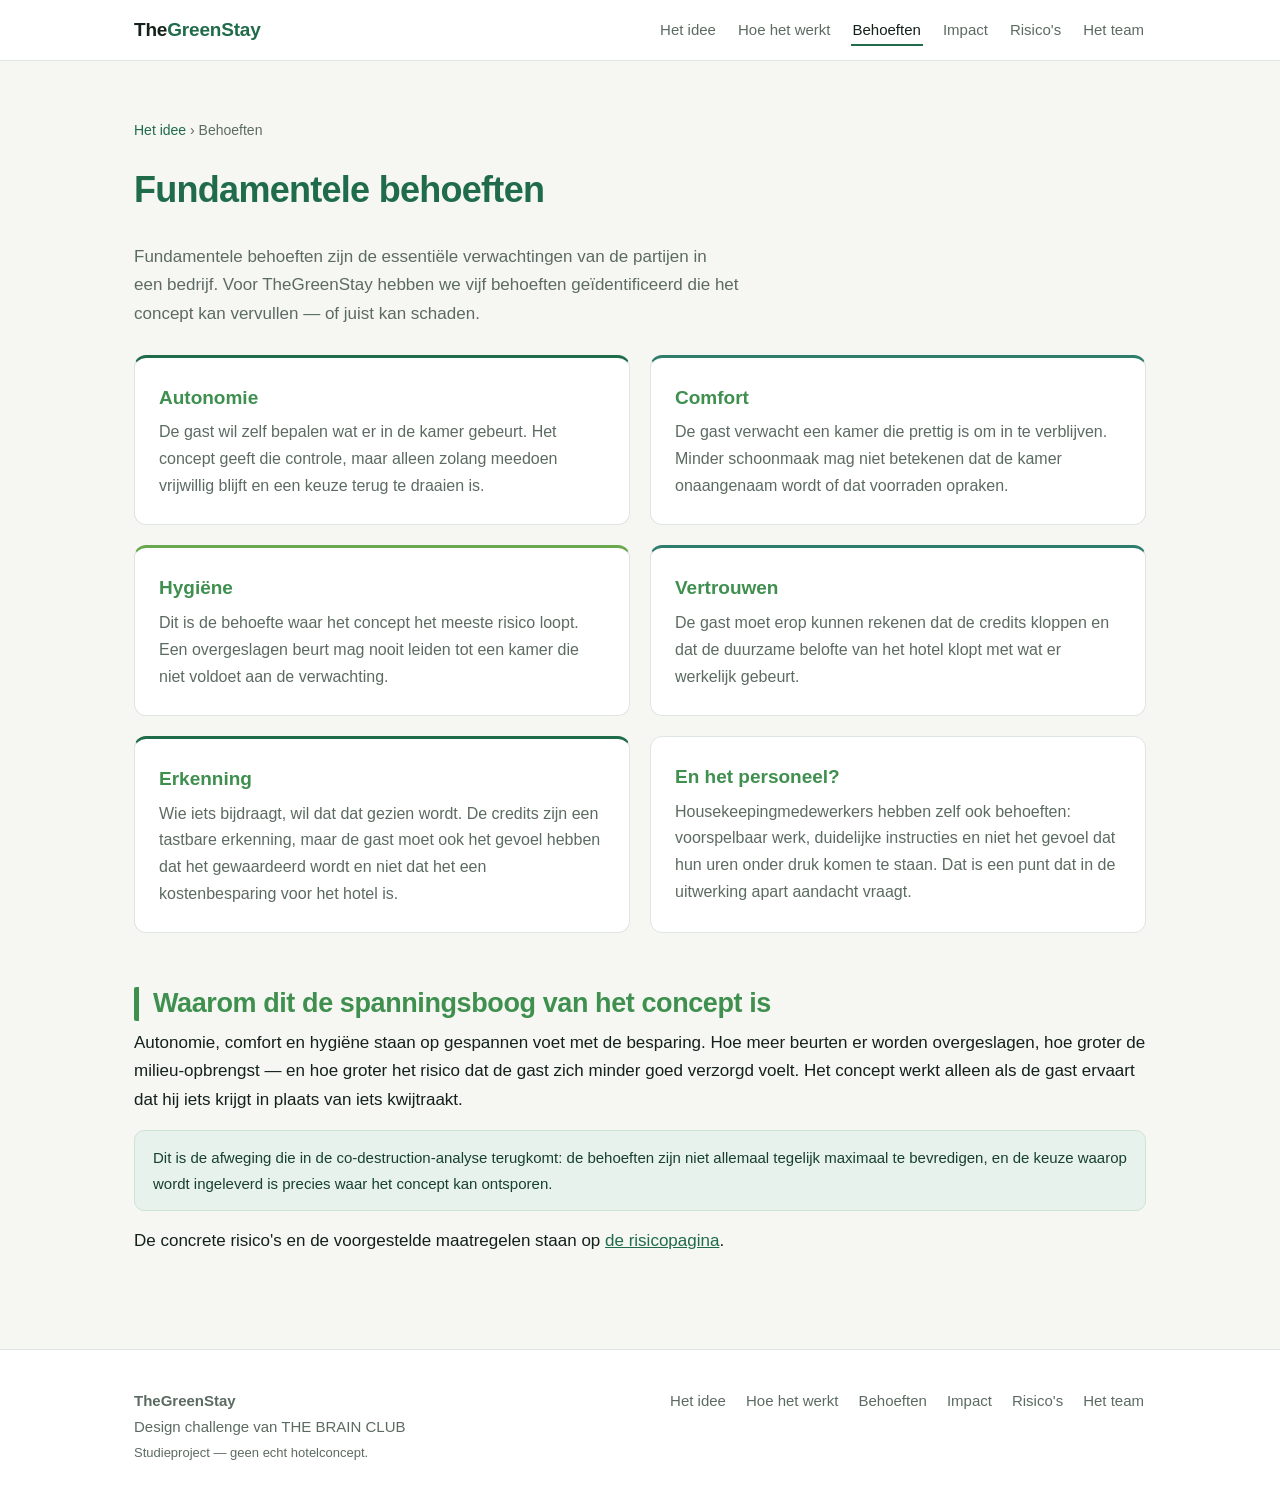
<file: behoeften.html>
<!DOCTYPE html>
<html lang="nl">
<head>
<meta charset="utf-8">
<meta name="viewport" content="width=device-width, initial-scale=1">
<title>Behoeften &middot; TheGreenStay</title>
<meta name="description" content="Vijf fundamentele behoeften die TheGreenStay raakt, in positieve en negatieve zin.">
<link rel="stylesheet" href="styles.css">
</head>
<body>
<header class="site">
  <div class="wrap">
    <a class="brand" href="index.html">The<span>GreenStay</span></a>
    <nav aria-label="Hoofdmenu">
      <ul>
        <li><a href="index.html">Het idee</a></li>
        <li><a href="hoe-het-werkt.html">Hoe het werkt</a></li>
        <li><a href="behoeften.html" aria-current="page">Behoeften</a></li>
        <li><a href="impact.html">Impact</a></li>
        <li><a href="risicos.html">Risico's</a></li>
        <li><a href="team.html">Het team</a></li>
      </ul>
    </nav>
  </div>
</header>
<main>
<div class="wrap">

<p class="crumb"><a href="index.html">Het idee</a> &rsaquo; Behoeften</p>
<h1>Fundamentele behoeften</h1>
<p class="sectionintro">Fundamentele behoeften zijn de essentiële verwachtingen van de
partijen in een bedrijf. Voor TheGreenStay hebben we vijf behoeften geïdentificeerd die
het concept kan vervullen &mdash; of juist kan schaden.</p>

<section>
  <div class="grid two">
    <article class="card eco">
      <h3>Autonomie</h3>
      <p>De gast wil zelf bepalen wat er in de kamer gebeurt. Het concept geeft die
      controle, maar alleen zolang meedoen vrijwillig blijft en een keuze terug te draaien is.</p>
    </article>
    <article class="card social">
      <h3>Comfort</h3>
      <p>De gast verwacht een kamer die prettig is om in te verblijven. Minder schoonmaak
      mag niet betekenen dat de kamer onaangenaam wordt of dat voorraden opraken.</p>
    </article>
    <article class="card env">
      <h3>Hygiëne</h3>
      <p>Dit is de behoefte waar het concept het meeste risico loopt. Een overgeslagen
      beurt mag nooit leiden tot een kamer die niet voldoet aan de verwachting.</p>
    </article>
    <article class="card social">
      <h3>Vertrouwen</h3>
      <p>De gast moet erop kunnen rekenen dat de credits kloppen en dat de duurzame
      belofte van het hotel klopt met wat er werkelijk gebeurt.</p>
    </article>
    <article class="card eco">
      <h3>Erkenning</h3>
      <p>Wie iets bijdraagt, wil dat dat gezien wordt. De credits zijn een tastbare
      erkenning, maar de gast moet ook het gevoel hebben dat het gewaardeerd wordt en niet
      dat het een kostenbesparing voor het hotel is.</p>
    </article>
    <article class="card">
      <h3>En het personeel?</h3>
      <p>Housekeepingmedewerkers hebben zelf ook behoeften: voorspelbaar werk, duidelijke
      instructies en niet het gevoel dat hun uren onder druk komen te staan. Dat is een
      punt dat in de uitwerking apart aandacht vraagt.</p>
    </article>
  </div>
</section>

<section>
  <h2>Waarom dit de spanningsboog van het concept is</h2>
  <p>Autonomie, comfort en hygiëne staan op gespannen voet met de besparing. Hoe meer
  beurten er worden overgeslagen, hoe groter de milieu-opbrengst &mdash; en hoe groter
  het risico dat de gast zich minder goed verzorgd voelt. Het concept werkt alleen als de
  gast ervaart dat hij iets krijgt in plaats van iets kwijtraakt.</p>
  <p class="notice">Dit is de afweging die in de co-destruction-analyse terugkomt: de
  behoeften zijn niet allemaal tegelijk maximaal te bevredigen, en de keuze waarop
  wordt ingeleverd is precies waar het concept kan ontsporen.</p>
  <p>De concrete risico's en de voorgestelde maatregelen staan op
  <a href="risicos.html">de risicopagina</a>.</p>
</section>
</div>
</main>
<footer class="site">
  <div class="wrap">
    <div>
      <strong>TheGreenStay</strong><br>
      Design challenge van THE BRAIN CLUB<br>
      <span style="font-size:13px">Studieproject &mdash; geen echt hotelconcept.</span>
    </div>
    <nav aria-label="Voetmenu">
      <ul>
        <li><a href="index.html">Het idee</a></li>
        <li><a href="hoe-het-werkt.html">Hoe het werkt</a></li>
        <li><a href="behoeften.html">Behoeften</a></li>
        <li><a href="impact.html">Impact</a></li>
        <li><a href="risicos.html">Risico's</a></li>
        <li><a href="team.html">Het team</a></li>
      </ul>
    </nav>
  </div>
</footer>
</body>
</html>
</file>
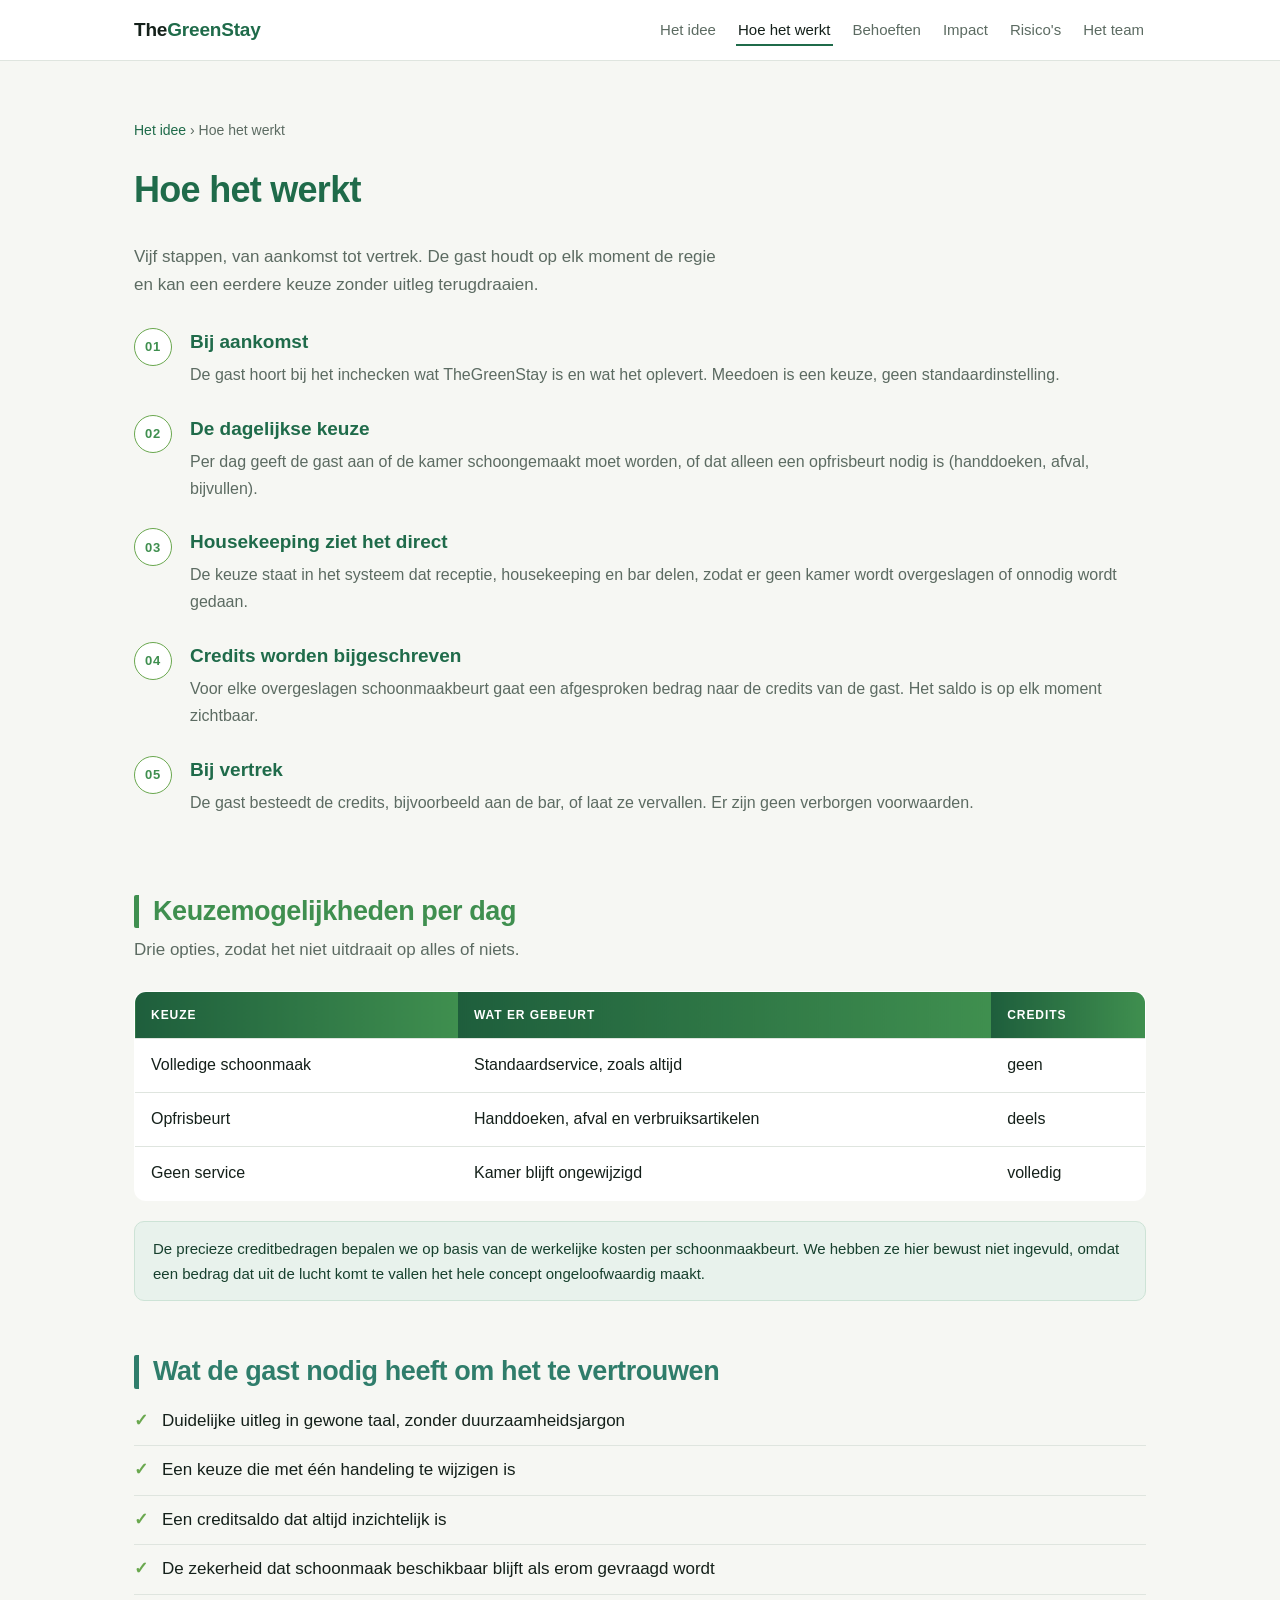
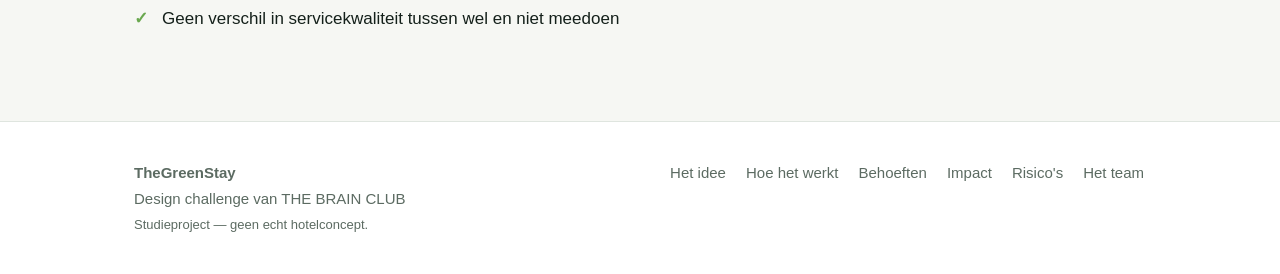
<file: hoe-het-werkt.html>
<!DOCTYPE html>
<html lang="nl">
<head>
<meta charset="utf-8">
<meta name="viewport" content="width=device-width, initial-scale=1">
<title>Hoe het werkt &middot; TheGreenStay</title>
<meta name="description" content="Van de keuze bij het inchecken tot de credits op de rekening.">
<link rel="stylesheet" href="styles.css">
</head>
<body>
<header class="site">
  <div class="wrap">
    <a class="brand" href="index.html">The<span>GreenStay</span></a>
    <nav aria-label="Hoofdmenu">
      <ul>
        <li><a href="index.html">Het idee</a></li>
        <li><a href="hoe-het-werkt.html" aria-current="page">Hoe het werkt</a></li>
        <li><a href="behoeften.html">Behoeften</a></li>
        <li><a href="impact.html">Impact</a></li>
        <li><a href="risicos.html">Risico's</a></li>
        <li><a href="team.html">Het team</a></li>
      </ul>
    </nav>
  </div>
</header>
<main>
<div class="wrap">

<p class="crumb"><a href="index.html">Het idee</a> &rsaquo; Hoe het werkt</p>
<h1>Hoe het werkt</h1>
<p class="sectionintro">Vijf stappen, van aankomst tot vertrek. De gast houdt op elk
moment de regie en kan een eerdere keuze zonder uitleg terugdraaien.</p>

<section>
  <ol class="steps">
    <li><h3>Bij aankomst</h3><p>De gast hoort bij het inchecken wat TheGreenStay is en
    wat het oplevert. Meedoen is een keuze, geen standaardinstelling.</p></li>
    <li><h3>De dagelijkse keuze</h3><p>Per dag geeft de gast aan of de kamer
    schoongemaakt moet worden, of dat alleen een opfrisbeurt nodig is (handdoeken,
    afval, bijvullen).</p></li>
    <li><h3>Housekeeping ziet het direct</h3><p>De keuze staat in het systeem dat
    receptie, housekeeping en bar delen, zodat er geen kamer wordt overgeslagen of
    onnodig wordt gedaan.</p></li>
    <li><h3>Credits worden bijgeschreven</h3><p>Voor elke overgeslagen schoonmaakbeurt
    gaat een afgesproken bedrag naar de credits van de gast. Het saldo is op elk moment
    zichtbaar.</p></li>
    <li><h3>Bij vertrek</h3><p>De gast besteedt de credits, bijvoorbeeld aan de bar, of
    laat ze vervallen. Er zijn geen verborgen voorwaarden.</p></li>
  </ol>
</section>

<section>
  <h2>Keuzemogelijkheden per dag</h2>
  <p class="sectionintro">Drie opties, zodat het niet uitdraait op alles of niets.</p>
  <table>
    <thead><tr><th>Keuze</th><th>Wat er gebeurt</th><th>Credits</th></tr></thead>
    <tbody>
      <tr><td>Volledige schoonmaak</td><td>Standaardservice, zoals altijd</td><td>geen</td></tr>
      <tr><td>Opfrisbeurt</td><td>Handdoeken, afval en verbruiksartikelen</td><td>deels</td></tr>
      <tr><td>Geen service</td><td>Kamer blijft ongewijzigd</td><td>volledig</td></tr>
    </tbody>
  </table>
  <p class="notice" style="margin-top:20px">De precieze creditbedragen bepalen we op basis
  van de werkelijke kosten per schoonmaakbeurt. We hebben ze hier bewust niet ingevuld,
  omdat een bedrag dat uit de lucht komt te vallen het hele concept ongeloofwaardig maakt.</p>
</section>

<section>
  <h2>Wat de gast nodig heeft om het te vertrouwen</h2>
  <ul class="checklist">
    <li>Duidelijke uitleg in gewone taal, zonder duurzaamheidsjargon</li>
    <li>Een keuze die met één handeling te wijzigen is</li>
    <li>Een creditsaldo dat altijd inzichtelijk is</li>
    <li>De zekerheid dat schoonmaak beschikbaar blijft als erom gevraagd wordt</li>
    <li>Geen verschil in servicekwaliteit tussen wel en niet meedoen</li>
  </ul>
</section>
</div>
</main>
<footer class="site">
  <div class="wrap">
    <div>
      <strong>TheGreenStay</strong><br>
      Design challenge van THE BRAIN CLUB<br>
      <span style="font-size:13px">Studieproject &mdash; geen echt hotelconcept.</span>
    </div>
    <nav aria-label="Voetmenu">
      <ul>
        <li><a href="index.html">Het idee</a></li>
        <li><a href="hoe-het-werkt.html">Hoe het werkt</a></li>
        <li><a href="behoeften.html">Behoeften</a></li>
        <li><a href="impact.html">Impact</a></li>
        <li><a href="risicos.html">Risico's</a></li>
        <li><a href="team.html">Het team</a></li>
      </ul>
    </nav>
  </div>
</footer>
</body>
</html>
</file>
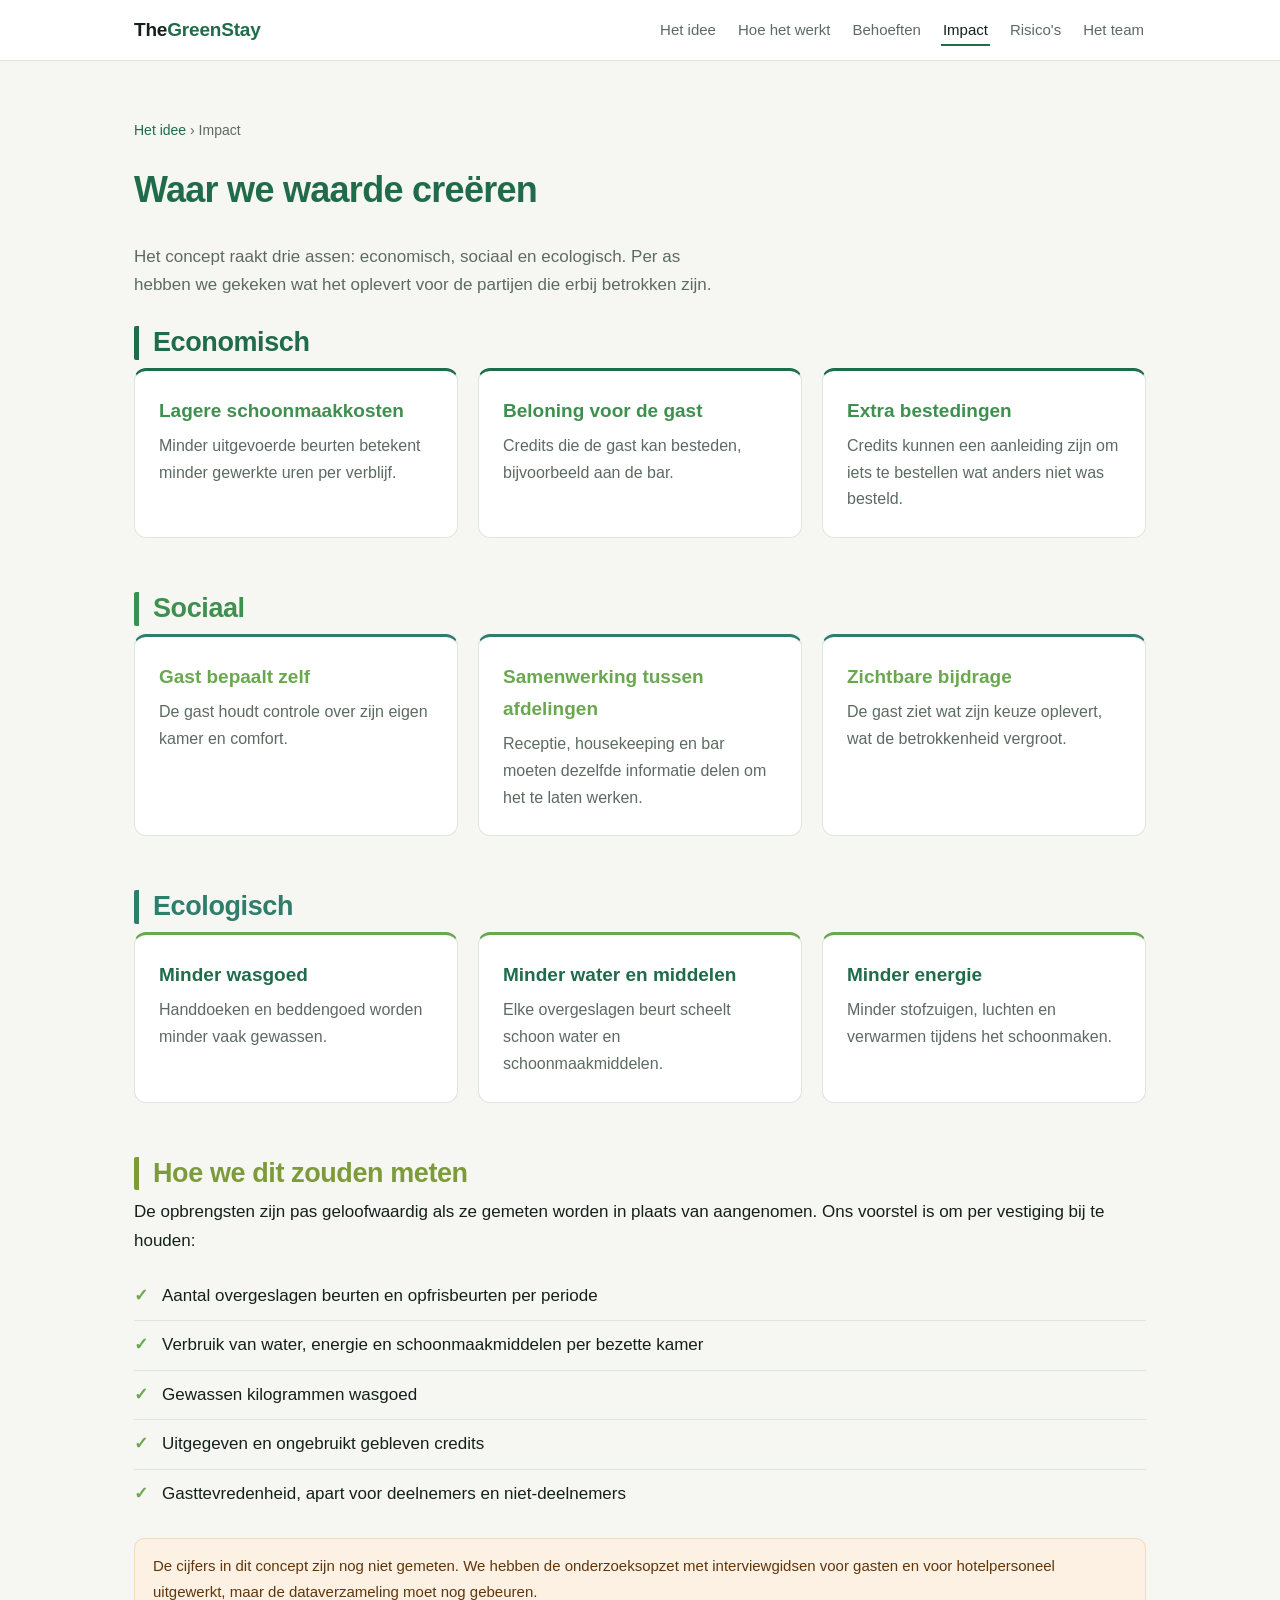
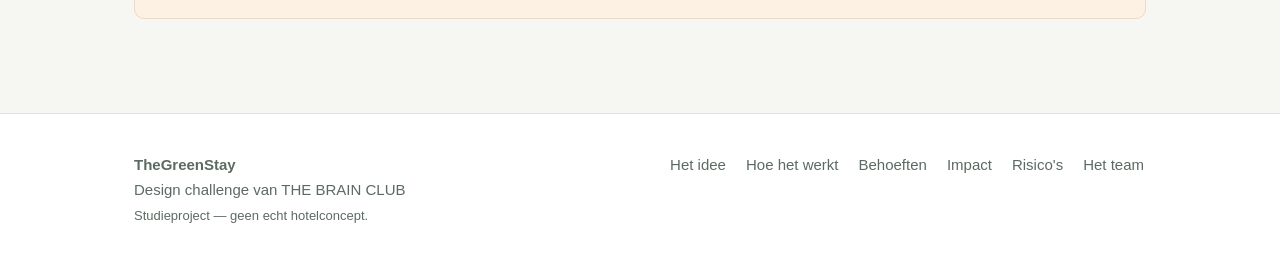
<file: impact.html>
<!DOCTYPE html>
<html lang="nl">
<head>
<meta charset="utf-8">
<meta name="viewport" content="width=device-width, initial-scale=1">
<title>Impact &middot; TheGreenStay</title>
<meta name="description" content="Economische, sociale en ecologische opbrengst van TheGreenStay.">
<link rel="stylesheet" href="styles.css">
</head>
<body>
<header class="site">
  <div class="wrap">
    <a class="brand" href="index.html">The<span>GreenStay</span></a>
    <nav aria-label="Hoofdmenu">
      <ul>
        <li><a href="index.html">Het idee</a></li>
        <li><a href="hoe-het-werkt.html">Hoe het werkt</a></li>
        <li><a href="behoeften.html">Behoeften</a></li>
        <li><a href="impact.html" aria-current="page">Impact</a></li>
        <li><a href="risicos.html">Risico's</a></li>
        <li><a href="team.html">Het team</a></li>
      </ul>
    </nav>
  </div>
</header>
<main>
<div class="wrap">

<p class="crumb"><a href="index.html">Het idee</a> &rsaquo; Impact</p>
<h1>Waar we waarde creëren</h1>
<p class="sectionintro">Het concept raakt drie assen: economisch, sociaal en ecologisch.
Per as hebben we gekeken wat het oplevert voor de partijen die erbij betrokken zijn.</p>

<section>
  <h2>Economisch</h2>
  <div class="grid three">
    <article class="card eco">
      <h3>Lagere schoonmaakkosten</h3>
      <p>Minder uitgevoerde beurten betekent minder gewerkte uren per verblijf.</p>
    </article>
    <article class="card eco">
      <h3>Beloning voor de gast</h3>
      <p>Credits die de gast kan besteden, bijvoorbeeld aan de bar.</p>
    </article>
    <article class="card eco">
      <h3>Extra bestedingen</h3>
      <p>Credits kunnen een aanleiding zijn om iets te bestellen wat anders niet was besteld.</p>
    </article>
  </div>
</section>

<section>
  <h2>Sociaal</h2>
  <div class="grid three">
    <article class="card social">
      <h3>Gast bepaalt zelf</h3>
      <p>De gast houdt controle over zijn eigen kamer en comfort.</p>
    </article>
    <article class="card social">
      <h3>Samenwerking tussen afdelingen</h3>
      <p>Receptie, housekeeping en bar moeten dezelfde informatie delen om het te laten werken.</p>
    </article>
    <article class="card social">
      <h3>Zichtbare bijdrage</h3>
      <p>De gast ziet wat zijn keuze oplevert, wat de betrokkenheid vergroot.</p>
    </article>
  </div>
</section>

<section>
  <h2>Ecologisch</h2>
  <div class="grid three">
    <article class="card env">
      <h3>Minder wasgoed</h3>
      <p>Handdoeken en beddengoed worden minder vaak gewassen.</p>
    </article>
    <article class="card env">
      <h3>Minder water en middelen</h3>
      <p>Elke overgeslagen beurt scheelt schoon water en schoonmaakmiddelen.</p>
    </article>
    <article class="card env">
      <h3>Minder energie</h3>
      <p>Minder stofzuigen, luchten en verwarmen tijdens het schoonmaken.</p>
    </article>
  </div>
</section>

<section>
  <h2>Hoe we dit zouden meten</h2>
  <p>De opbrengsten zijn pas geloofwaardig als ze gemeten worden in plaats van aangenomen.
  Ons voorstel is om per vestiging bij te houden:</p>
  <ul class="checklist">
    <li>Aantal overgeslagen beurten en opfrisbeurten per periode</li>
    <li>Verbruik van water, energie en schoonmaakmiddelen per bezette kamer</li>
    <li>Gewassen kilogrammen wasgoed</li>
    <li>Uitgegeven en ongebruikt gebleven credits</li>
    <li>Gasttevredenheid, apart voor deelnemers en niet-deelnemers</li>
  </ul>
  <p class="notice warn" style="margin-top:20px">De cijfers in dit concept zijn nog niet
  gemeten. We hebben de onderzoeksopzet met interviewgidsen voor gasten en voor
  hotelpersoneel uitgewerkt, maar de dataverzameling moet nog gebeuren.</p>
</section>
</div>
</main>
<footer class="site">
  <div class="wrap">
    <div>
      <strong>TheGreenStay</strong><br>
      Design challenge van THE BRAIN CLUB<br>
      <span style="font-size:13px">Studieproject &mdash; geen echt hotelconcept.</span>
    </div>
    <nav aria-label="Voetmenu">
      <ul>
        <li><a href="index.html">Het idee</a></li>
        <li><a href="hoe-het-werkt.html">Hoe het werkt</a></li>
        <li><a href="behoeften.html">Behoeften</a></li>
        <li><a href="impact.html">Impact</a></li>
        <li><a href="risicos.html">Risico's</a></li>
        <li><a href="team.html">Het team</a></li>
      </ul>
    </nav>
  </div>
</footer>
</body>
</html>
</file>
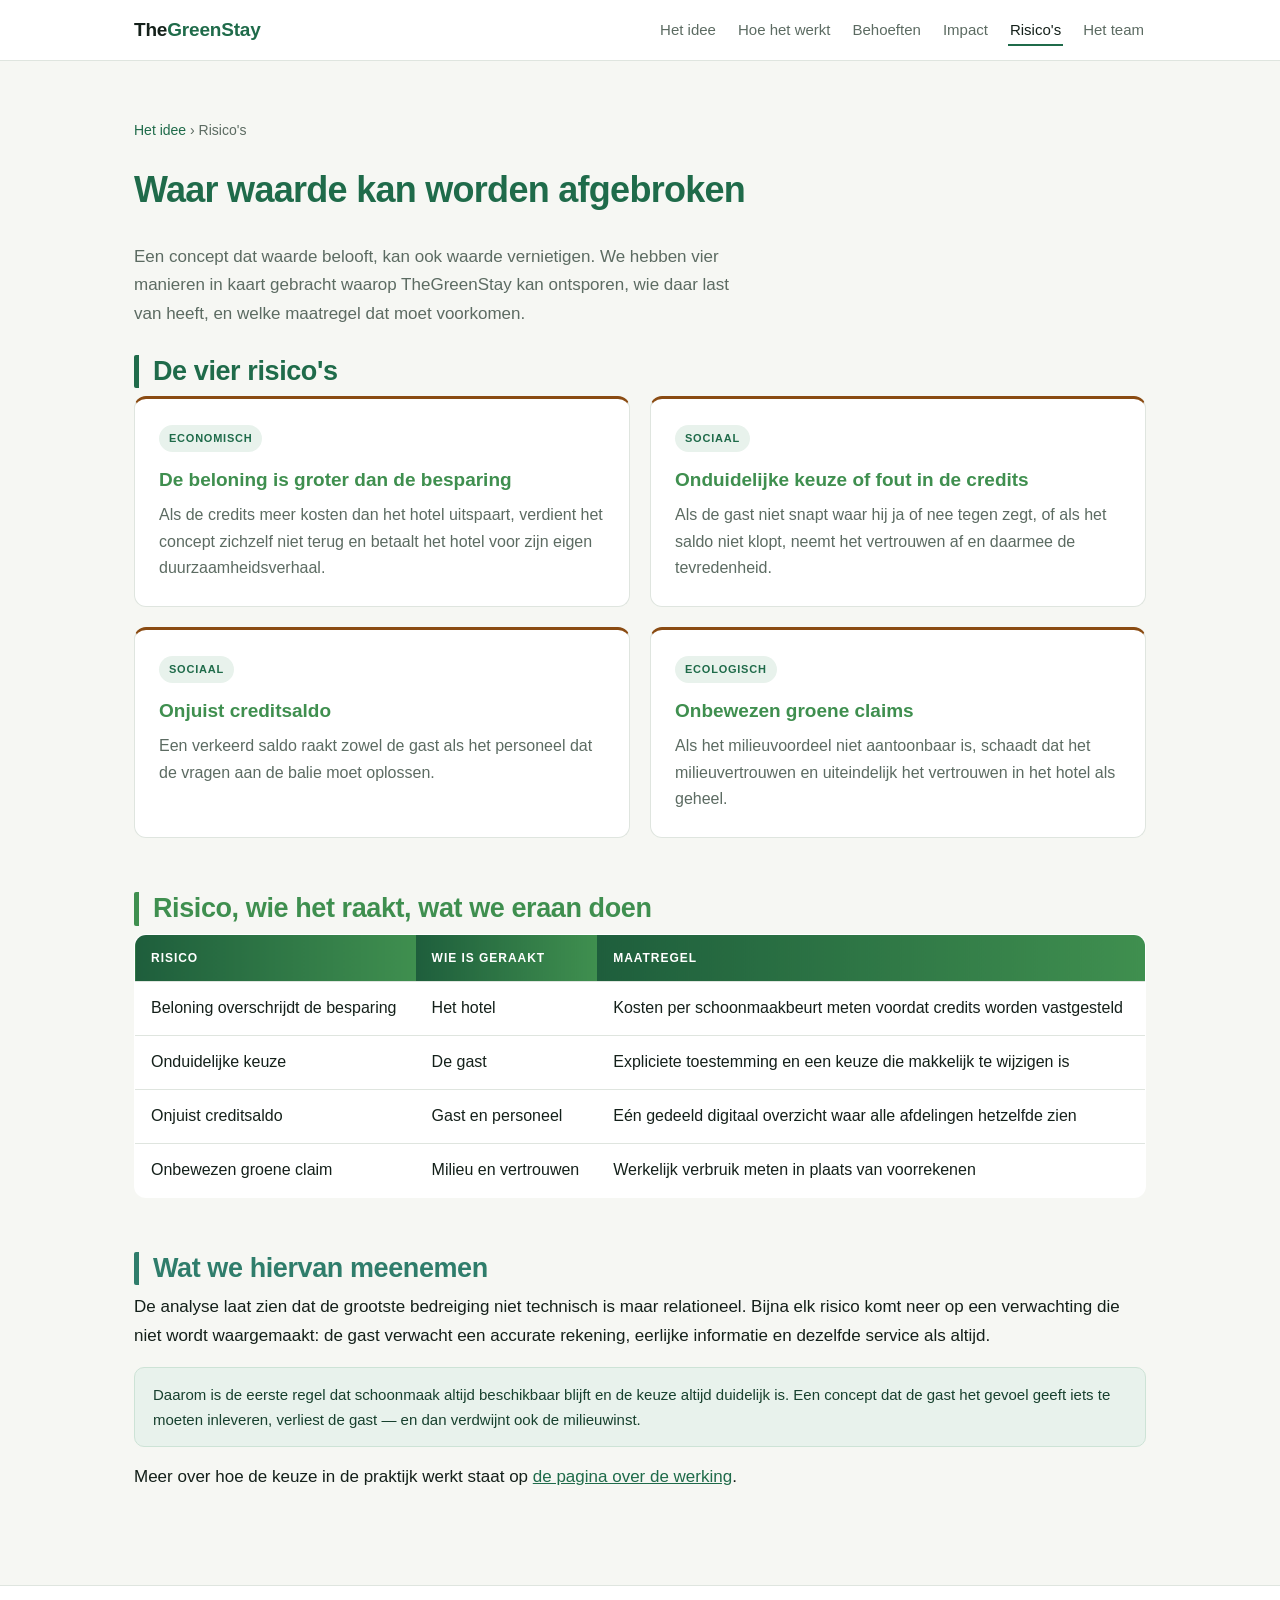
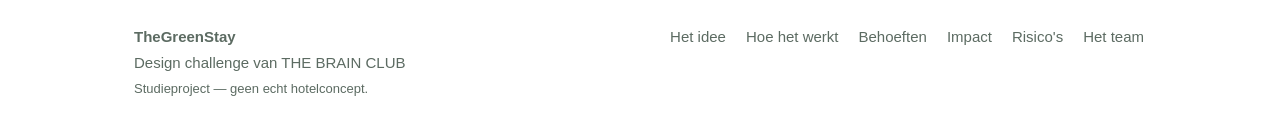
<file: risicos.html>
<!DOCTYPE html>
<html lang="nl">
<head>
<meta charset="utf-8">
<meta name="viewport" content="width=device-width, initial-scale=1">
<title>Risico's &middot; TheGreenStay</title>
<meta name="description" content="Co-destruction-analyse: waar TheGreenStay waarde kan afbreken, en de maatregelen.">
<link rel="stylesheet" href="styles.css">
</head>
<body>
<header class="site">
  <div class="wrap">
    <a class="brand" href="index.html">The<span>GreenStay</span></a>
    <nav aria-label="Hoofdmenu">
      <ul>
        <li><a href="index.html">Het idee</a></li>
        <li><a href="hoe-het-werkt.html">Hoe het werkt</a></li>
        <li><a href="behoeften.html">Behoeften</a></li>
        <li><a href="impact.html">Impact</a></li>
        <li><a href="risicos.html" aria-current="page">Risico's</a></li>
        <li><a href="team.html">Het team</a></li>
      </ul>
    </nav>
  </div>
</header>
<main>
<div class="wrap">

<p class="crumb"><a href="index.html">Het idee</a> &rsaquo; Risico's</p>
<h1>Waar waarde kan worden afgebroken</h1>
<p class="sectionintro">Een concept dat waarde belooft, kan ook waarde vernietigen. We
hebben vier manieren in kaart gebracht waarop TheGreenStay kan ontsporen, wie daar last
van heeft, en welke maatregel dat moet voorkomen.</p>

<section>
  <h2>De vier risico's</h2>
  <div class="grid two">
    <article class="card risk">
      <span class="tag">Economisch</span>
      <h3>De beloning is groter dan de besparing</h3>
      <p>Als de credits meer kosten dan het hotel uitspaart, verdient het concept zichzelf
      niet terug en betaalt het hotel voor zijn eigen duurzaamheidsverhaal.</p>
    </article>
    <article class="card risk">
      <span class="tag">Sociaal</span>
      <h3>Onduidelijke keuze of fout in de credits</h3>
      <p>Als de gast niet snapt waar hij ja of nee tegen zegt, of als het saldo niet klopt,
      neemt het vertrouwen af en daarmee de tevredenheid.</p>
    </article>
    <article class="card risk">
      <span class="tag">Sociaal</span>
      <h3>Onjuist creditsaldo</h3>
      <p>Een verkeerd saldo raakt zowel de gast als het personeel dat de vragen aan de
      balie moet oplossen.</p>
    </article>
    <article class="card risk">
      <span class="tag">Ecologisch</span>
      <h3>Onbewezen groene claims</h3>
      <p>Als het milieuvoordeel niet aantoonbaar is, schaadt dat het milieuvertrouwen en
      uiteindelijk het vertrouwen in het hotel als geheel.</p>
    </article>
  </div>
</section>

<section>
  <h2>Risico, wie het raakt, wat we eraan doen</h2>
  <table>
    <thead><tr><th>Risico</th><th>Wie is geraakt</th><th>Maatregel</th></tr></thead>
    <tbody>
      <tr><td>Beloning overschrijdt de besparing</td><td>Het hotel</td>
          <td>Kosten per schoonmaakbeurt meten voordat credits worden vastgesteld</td></tr>
      <tr><td>Onduidelijke keuze</td><td>De gast</td>
          <td>Expliciete toestemming en een keuze die makkelijk te wijzigen is</td></tr>
      <tr><td>Onjuist creditsaldo</td><td>Gast en personeel</td>
          <td>Eén gedeeld digitaal overzicht waar alle afdelingen hetzelfde zien</td></tr>
      <tr><td>Onbewezen groene claim</td><td>Milieu en vertrouwen</td>
          <td>Werkelijk verbruik meten in plaats van voorrekenen</td></tr>
    </tbody>
  </table>
</section>

<section>
  <h2>Wat we hiervan meenemen</h2>
  <p>De analyse laat zien dat de grootste bedreiging niet technisch is maar relationeel.
  Bijna elk risico komt neer op een verwachting die niet wordt waargemaakt: de gast
  verwacht een accurate rekening, eerlijke informatie en dezelfde service als altijd.</p>
  <p class="notice">Daarom is de eerste regel dat schoonmaak altijd beschikbaar blijft en
  de keuze altijd duidelijk is. Een concept dat de gast het gevoel geeft iets te moeten
  inleveren, verliest de gast &mdash; en dan verdwijnt ook de milieuwinst.</p>
  <p>Meer over hoe de keuze in de praktijk werkt staat op
  <a href="hoe-het-werkt.html">de pagina over de werking</a>.</p>
</section>
</div>
</main>
<footer class="site">
  <div class="wrap">
    <div>
      <strong>TheGreenStay</strong><br>
      Design challenge van THE BRAIN CLUB<br>
      <span style="font-size:13px">Studieproject &mdash; geen echt hotelconcept.</span>
    </div>
    <nav aria-label="Voetmenu">
      <ul>
        <li><a href="index.html">Het idee</a></li>
        <li><a href="hoe-het-werkt.html">Hoe het werkt</a></li>
        <li><a href="behoeften.html">Behoeften</a></li>
        <li><a href="impact.html">Impact</a></li>
        <li><a href="risicos.html">Risico's</a></li>
        <li><a href="team.html">Het team</a></li>
      </ul>
    </nav>
  </div>
</footer>
</body>
</html>
</file>
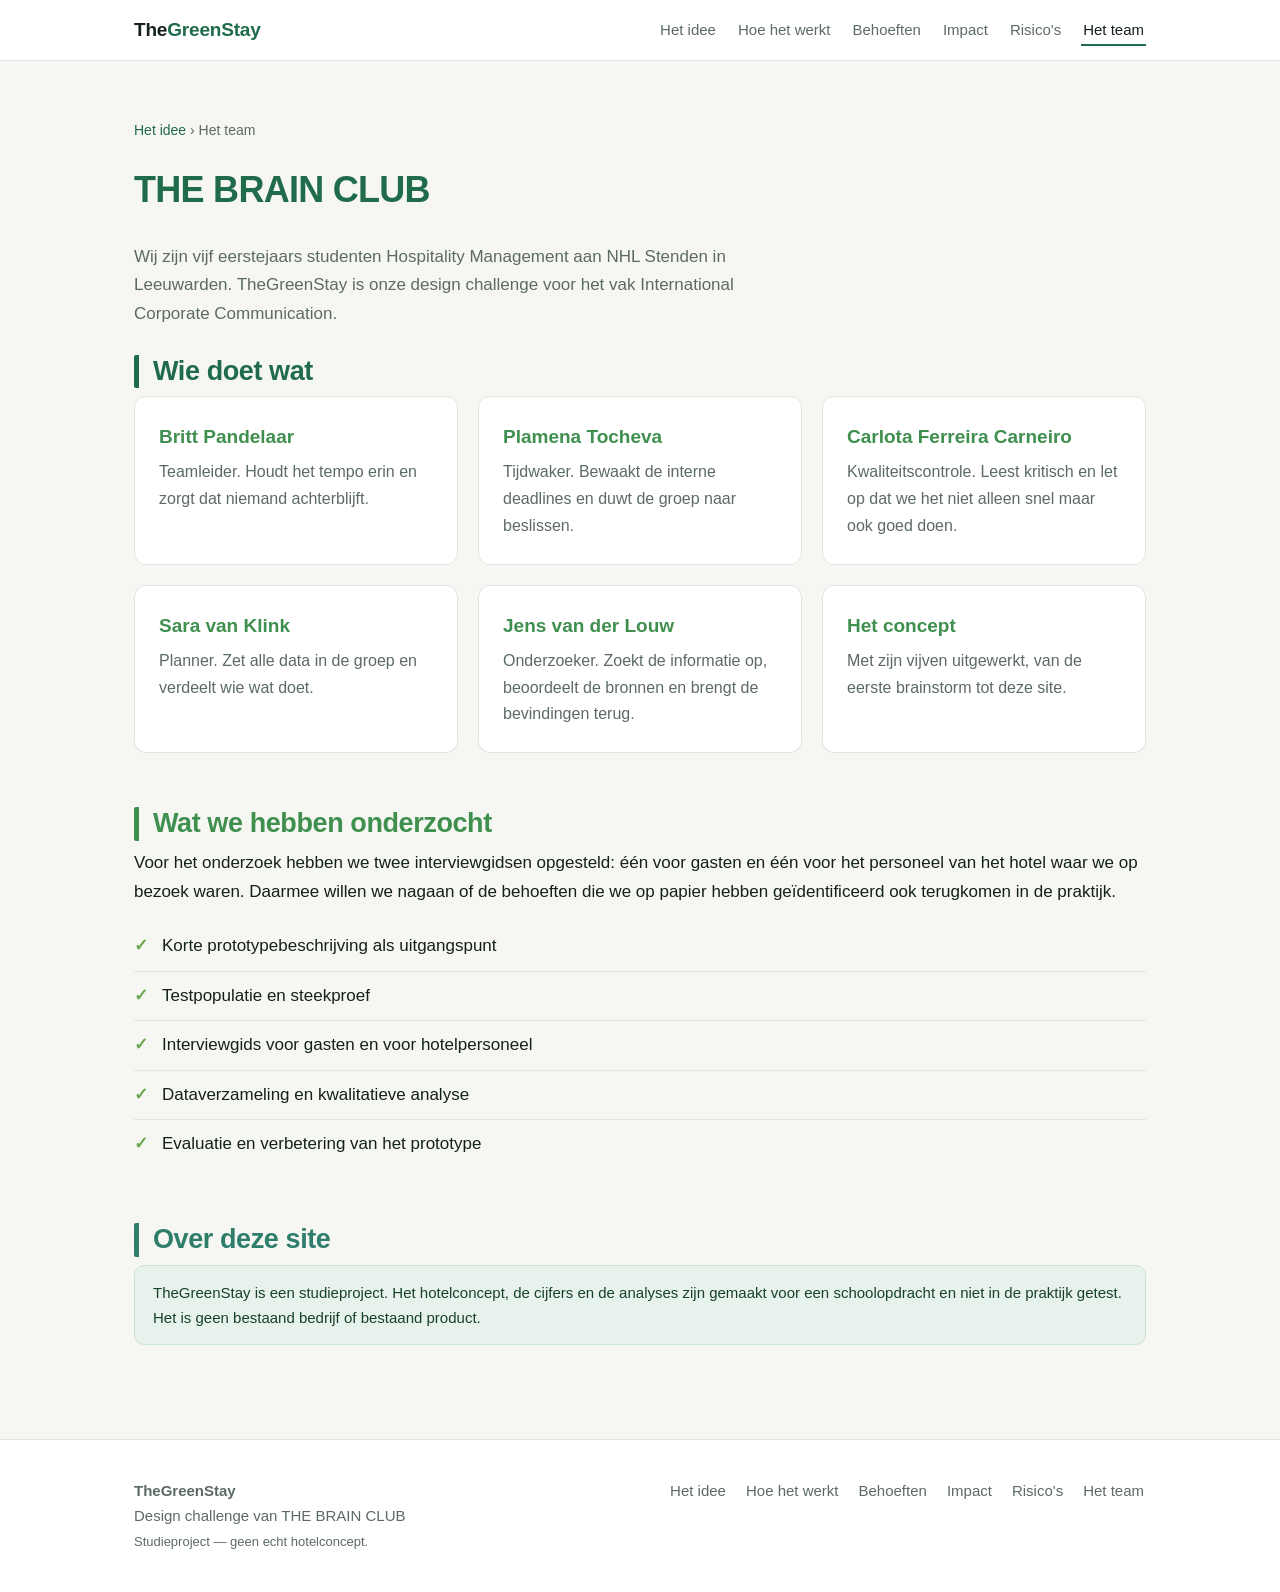
<file: team.html>
<!DOCTYPE html>
<html lang="nl">
<head>
<meta charset="utf-8">
<meta name="viewport" content="width=device-width, initial-scale=1">
<title>Het team &middot; TheGreenStay</title>
<meta name="description" content="THE BRAIN CLUB: de vijf studenten achter TheGreenStay.">
<link rel="stylesheet" href="styles.css">
</head>
<body>
<header class="site">
  <div class="wrap">
    <a class="brand" href="index.html">The<span>GreenStay</span></a>
    <nav aria-label="Hoofdmenu">
      <ul>
        <li><a href="index.html">Het idee</a></li>
        <li><a href="hoe-het-werkt.html">Hoe het werkt</a></li>
        <li><a href="behoeften.html">Behoeften</a></li>
        <li><a href="impact.html">Impact</a></li>
        <li><a href="risicos.html">Risico's</a></li>
        <li><a href="team.html" aria-current="page">Het team</a></li>
      </ul>
    </nav>
  </div>
</header>
<main>
<div class="wrap">

<p class="crumb"><a href="index.html">Het idee</a> &rsaquo; Het team</p>
<h1>THE BRAIN CLUB</h1>
<p class="sectionintro">Wij zijn vijf eerstejaars studenten Hospitality Management aan
NHL Stenden in Leeuwarden. TheGreenStay is onze design challenge voor het vak
International Corporate Communication.</p>

<section>
  <h2>Wie doet wat</h2>
  <div class="grid three">
    <article class="card"><h3>Britt Pandelaar</h3><p>Teamleider. Houdt het tempo erin en
    zorgt dat niemand achterblijft.</p></article>
    <article class="card"><h3>Plamena Tocheva</h3><p>Tijdwaker. Bewaakt de interne
    deadlines en duwt de groep naar beslissen.</p></article>
    <article class="card"><h3>Carlota Ferreira Carneiro</h3><p>Kwaliteitscontrole. Leest
    kritisch en let op dat we het niet alleen snel maar ook goed doen.</p></article>
    <article class="card"><h3>Sara van Klink</h3><p>Planner. Zet alle data in de groep
    en verdeelt wie wat doet.</p></article>
    <article class="card"><h3>Jens van der Louw</h3><p>Onderzoeker. Zoekt de informatie
    op, beoordeelt de bronnen en brengt de bevindingen terug.</p></article>
    <article class="card"><h3>Het concept</h3><p>Met zijn vijven uitgewerkt, van de
    eerste brainstorm tot deze site.</p></article>
  </div>
</section>

<section>
  <h2>Wat we hebben onderzocht</h2>
  <p>Voor het onderzoek hebben we twee interviewgidsen opgesteld: één voor gasten en één
  voor het personeel van het hotel waar we op bezoek waren. Daarmee willen we nagaan of
  de behoeften die we op papier hebben geïdentificeerd ook terugkomen in de praktijk.</p>
  <ul class="checklist">
    <li>Korte prototypebeschrijving als uitgangspunt</li>
    <li>Testpopulatie en steekproef</li>
    <li>Interviewgids voor gasten en voor hotelpersoneel</li>
    <li>Dataverzameling en kwalitatieve analyse</li>
    <li>Evaluatie en verbetering van het prototype</li>
  </ul>
</section>

<section>
  <h2>Over deze site</h2>
  <p class="notice">TheGreenStay is een studieproject. Het hotelconcept, de cijfers en de
  analyses zijn gemaakt voor een schoolopdracht en niet in de praktijk getest. Het is
  geen bestaand bedrijf of bestaand product.</p>
</section>
</div>
</main>
<footer class="site">
  <div class="wrap">
    <div>
      <strong>TheGreenStay</strong><br>
      Design challenge van THE BRAIN CLUB<br>
      <span style="font-size:13px">Studieproject &mdash; geen echt hotelconcept.</span>
    </div>
    <nav aria-label="Voetmenu">
      <ul>
        <li><a href="index.html">Het idee</a></li>
        <li><a href="hoe-het-werkt.html">Hoe het werkt</a></li>
        <li><a href="behoeften.html">Behoeften</a></li>
        <li><a href="impact.html">Impact</a></li>
        <li><a href="risicos.html">Risico's</a></li>
        <li><a href="team.html">Het team</a></li>
      </ul>
    </nav>
  </div>
</footer>
</body>
</html>
</file>
<file: styles.css>
:root{
  --leaf:#1f6b4a; --leaf-dark:#155036; --leaf-soft:#e8f2ec; --leaf-line:#cde3d6;
  --sand:#f6f7f3; --ink:#14201a; --muted:#5c6b62; --line:#dfe5df;
  --warn:#8a4b12; --warn-soft:#fdf1e3;
  --g1:#1f6b4a; --g2:#3f8f4f; --g3:#6aa84f; --g4:#2f7d6b; --g5:#7d9b3a; --g6:#1e5e3c;
  --max:1060px;
}
*{box-sizing:border-box;}
html{scroll-behavior:smooth;}
body{margin:0;background:var(--sand);color:var(--ink);
  font-family:-apple-system,BlinkMacSystemFont,"Segoe UI",Roboto,Helvetica,Arial,sans-serif;
  font-size:17px;line-height:1.68;}
a{color:var(--leaf);}
a:hover{text-decoration:none;}
.wrap{max-width:var(--max);margin:0 auto;padding:0 24px;}

header.site{background:#fff;border-bottom:1px solid var(--line);position:sticky;top:0;z-index:10;}
header.site .wrap{display:flex;align-items:center;justify-content:space-between;gap:20px;
  padding-top:14px;padding-bottom:14px;flex-wrap:wrap;}
.brand{font-weight:700;font-size:19px;letter-spacing:-.01em;text-decoration:none;color:var(--ink);}
.brand span{color:var(--leaf);}
.rightside{display:flex;align-items:center;gap:18px;flex-wrap:wrap;}
nav ul{list-style:none;display:flex;gap:18px;margin:0;padding:0;flex-wrap:wrap;}
nav a{text-decoration:none;color:var(--muted);font-size:15px;font-weight:500;
  padding:6px 2px;border-bottom:2px solid transparent;}
nav a:hover{color:var(--ink);}
nav a[aria-current="page"]{color:var(--ink);border-bottom-color:var(--leaf);}

.langswitch{display:inline-flex;align-items:center;gap:6px;text-decoration:none;
  font-size:14px;font-weight:700;letter-spacing:.02em;color:var(--leaf);
  border:1px solid var(--leaf-line);background:var(--leaf-soft);
  padding:7px 13px;border-radius:99px;white-space:nowrap;}
.langswitch:hover{background:#dcebe2;border-color:var(--leaf);}
.langswitch .globe{font-size:15px;line-height:1;}

.hero{background:#fff;border-bottom:1px solid var(--line);padding:0;}
.hero-inner{position:relative;min-height:430px;display:flex;align-items:flex-end;
  background:#12301f url('img/hero-bos.jpg') center 30% / cover no-repeat;}
.hero-inner:before{content:"";position:absolute;inset:0;
  background:linear-gradient(180deg,rgba(12,32,21,.30) 0%,rgba(11,30,20,.72) 62%,rgba(9,26,17,.88) 100%);}
.hero-text{position:relative;max-width:var(--max);margin:0 auto;width:100%;
  padding:56px 24px 46px;color:#fff;}
.hero h1{font-size:42px;line-height:1.14;letter-spacing:-.02em;margin:0 0 16px;
  max-width:22ch;color:#fff;}
.hero p.lead{font-size:19px;color:rgba(255,255,255,.9);max-width:60ch;margin:0 0 26px;}
.eyebrow{text-transform:uppercase;letter-spacing:.14em;font-size:12px;font-weight:700;
  color:#8fd6a8;margin:0 0 14px;}
.btn{display:inline-block;text-decoration:none;font-weight:600;font-size:15px;padding:12px 22px;
  border-radius:8px;border:1px solid #fff;background:#fff;color:var(--leaf-dark);}
.btn:hover{background:#e9f4ec;}
.btn.ghost{background:transparent;color:#fff;border-color:rgba(255,255,255,.65);}
.btn.ghost:hover{background:rgba(255,255,255,.14);}

main{padding:58px 0 78px;}
section{margin:0 0 54px;}
section:last-child{margin-bottom:0;}
h1{font-size:36px;letter-spacing:-.02em;margin:0 0 22px;color:var(--g1);}
h2{font-size:27px;letter-spacing:-.015em;margin:0 0 8px;color:var(--h2,var(--g1));
  padding-left:14px;border-left:5px solid var(--h2,var(--g1));border-radius:2px;
  line-height:1.25;}
h3{font-size:19px;margin:0 0 8px;color:var(--h3,var(--g2));}
p{margin:0 0 16px;}
p.sectionintro{color:var(--muted);max-width:64ch;margin-bottom:26px;}

/* kleur per sectie, zodat elk kopje zijn eigen groen krijgt */
section:nth-of-type(1){--h2:var(--g1);--h3:var(--g2);}
section:nth-of-type(2){--h2:var(--g2);--h3:var(--g3);}
section:nth-of-type(3){--h2:var(--g4);--h3:var(--g1);}
section:nth-of-type(4){--h2:var(--g5);--h3:var(--g4);}
section:nth-of-type(5){--h2:var(--g6);--h3:var(--g2);}
section:nth-of-type(6){--h2:var(--g3);--h3:var(--g6);}

.grid{display:grid;gap:20px;}
.grid.two{grid-template-columns:repeat(2,1fr);}
.grid.three{grid-template-columns:repeat(3,1fr);}
@media(max-width:840px){.grid.two,.grid.three{grid-template-columns:1fr;}
  .hero h1{font-size:31px;} h1{font-size:29px;} .hero-inner{min-height:360px;}}

.card{background:#fff;border:1px solid var(--line);border-radius:12px;padding:24px;}
.card h3{margin-bottom:6px;}
.card p{color:var(--muted);font-size:16px;margin-bottom:12px;}
.card p:last-child{margin-bottom:0;}
.card ul{margin:0 0 12px;padding-left:20px;color:var(--muted);font-size:16px;}
.card ul:last-child{margin-bottom:0;}

.card.eco{border-top:3px solid var(--g1);}
.card.social{border-top:3px solid var(--g4);}
.card.env{border-top:3px solid var(--g3);}
.card.risk{border-top:3px solid var(--warn);}

.tag{display:inline-block;background:var(--leaf-soft);color:var(--g1);font-size:11px;
  font-weight:700;letter-spacing:.07em;text-transform:uppercase;padding:4px 10px;
  border-radius:99px;margin-bottom:12px;}

.steps{counter-reset:s;list-style:none;padding:0;margin:0;}
.steps li{counter-increment:s;position:relative;padding:0 0 24px 56px;}
.steps li:before{content:counter(s,decimal-leading-zero);position:absolute;left:0;top:2px;
  font-weight:700;color:var(--g2);font-size:13px;letter-spacing:.06em;
  border:1px solid var(--g3);border-radius:99px;width:36px;height:36px;
  display:flex;align-items:center;justify-content:center;background:#fff;}
.steps h3{margin-bottom:4px;color:var(--g1);}
.steps p{color:var(--muted);font-size:16px;margin:0;}

.checklist{list-style:none;padding:0;margin:0;}
.checklist li{padding:10px 0 10px 28px;position:relative;border-bottom:1px solid var(--line);}
.checklist li:last-child{border-bottom:0;}
.checklist li:before{content:"\2713";position:absolute;left:0;top:10px;color:var(--g3);font-weight:700;}

table{width:100%;border-collapse:collapse;background:#fff;font-size:16px;
  border:1px solid var(--line);border-radius:12px;overflow:hidden;}
th,td{text-align:left;padding:13px 16px;border-bottom:1px solid var(--line);vertical-align:top;}
th{font-size:12px;text-transform:uppercase;letter-spacing:.08em;color:#fff;
  background:linear-gradient(90deg,var(--g6),var(--g2));}
tr:last-child td{border-bottom:0;}

.notice{background:var(--leaf-soft);border:1px solid var(--leaf-line);color:#17402e;
  border-radius:10px;padding:14px 18px;font-size:15px;}
.notice.warn{background:var(--warn-soft);border-color:#f0d9bd;color:#5f360c;}

/* fotos */
.photo{margin:0 0 18px;border-radius:12px;overflow:hidden;border:1px solid var(--line);
  background:#fff;}
.photo img{display:block;width:100%;height:auto;}
.photo figcaption{padding:12px 16px;font-size:14px;color:var(--muted);background:#fff;}
.photo.tall img{max-height:520px;object-fit:cover;object-position:center 35%;}

.split{display:grid;grid-template-columns:1fr 1fr;gap:28px;align-items:center;}
@media(max-width:840px){.split{grid-template-columns:1fr;gap:20px;}}

.stamp{text-align:center;background:#fff;border:1px solid var(--line);border-radius:14px;
  padding:26px 20px;}
.stamp img{max-width:190px;width:100%;height:auto;display:block;margin:0 auto 14px;}
.stamp p{font-size:15px;color:var(--muted);margin:0;}

footer.site{background:#fff;border-top:1px solid var(--line);padding:38px 0;color:var(--muted);font-size:15px;}
footer.site .wrap{display:flex;justify-content:space-between;gap:24px;flex-wrap:wrap;}
footer.site ul{list-style:none;padding:0;margin:0;display:flex;gap:16px;flex-wrap:wrap;}
footer.site a{text-decoration:none;color:var(--muted);}
footer.site a:hover{color:var(--ink);text-decoration:underline;}
.crumb{font-size:14px;color:var(--muted);margin:0 0 18px;}
.crumb a{text-decoration:none;}
.crumb a:hover{text-decoration:underline;}
</file>
